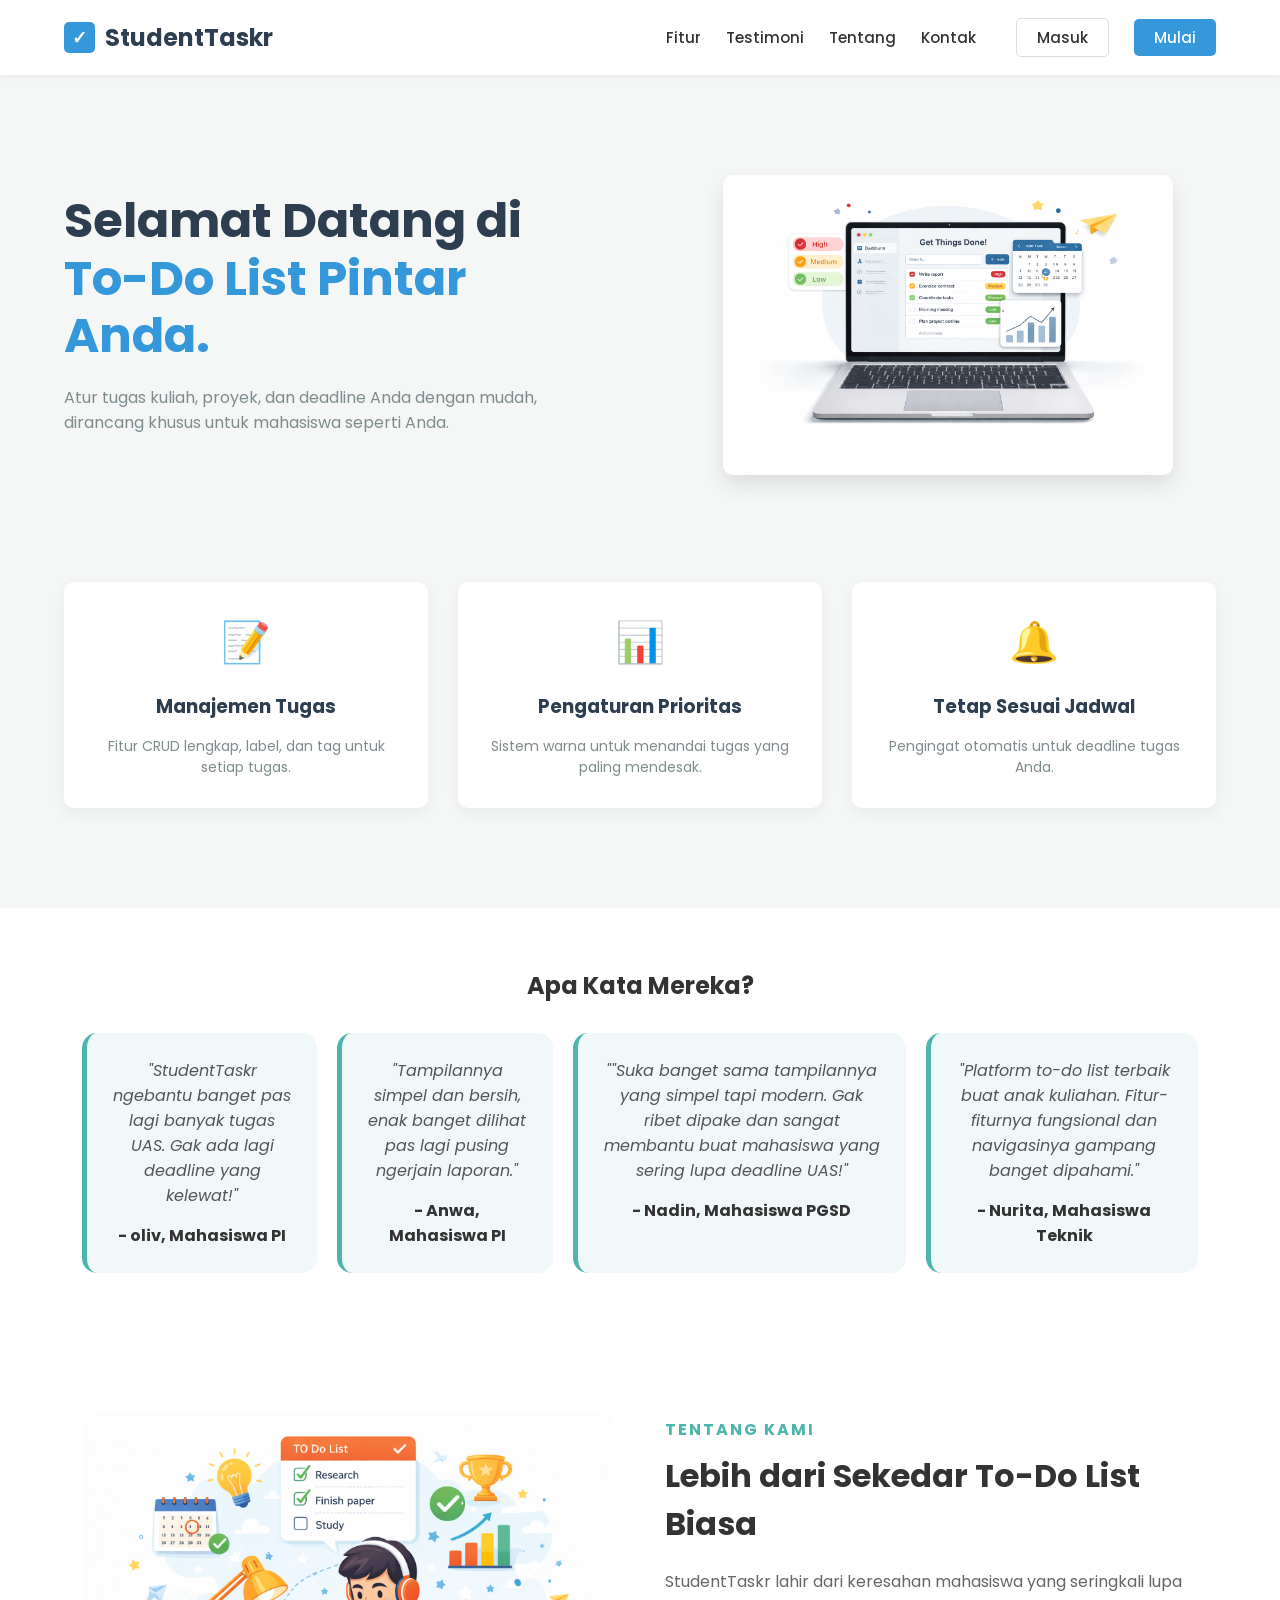
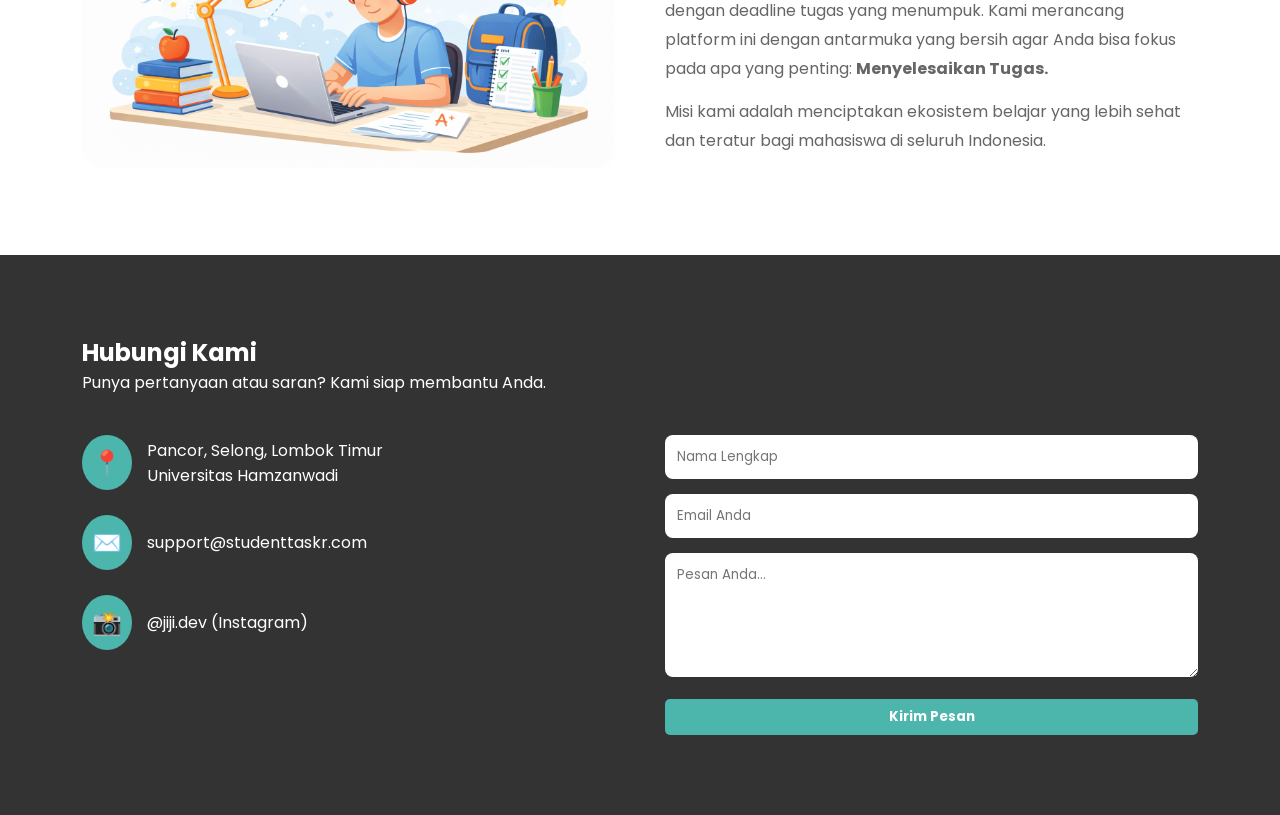
<file: index.html>
<!DOCTYPE html>
<html lang="id">
<head>
    <meta charset="UTF-8">
    <meta name="viewport" content="width=device-width, initial-scale=1.0">
    <title>StudentTaskr - Landing Page</title>
    <link rel="stylesheet" href="style.css">
    <link href="https://fonts.googleapis.com/css2?family=Poppins:wght@400;500;600;700&display=swap" rel="stylesheet">
</head>
<body class="card-testimoni">

    <header>
        <div class="container navbar">
            <div class="logo">
                <span class="icon-check">✓</span> StudentTaskr
            </div>
            <nav>
                <ul class="">
                    <li><a href="#features">Fitur</a></li>
                    <li><a href="#testimonials">Testimoni</a></li>
                    <li><a href="#about">Tentang</a></li>
                    <li><a href="#contact">Kontak</a></li>
                    <li><a href="login.html" class="btn-login">Masuk</a></li>
                   <li><a href="mulai.html" class="btn-primary">Mulai</a></li>
                </ul>
            </nav>
        </div>
    </header>

    <section class="hero">
        <div class="container hero-wrapper">
            <div class="hero-text">
                <h1>Selamat Datang di<br><span>To-Do List Pintar Anda.</span></h1>
                <p>Atur tugas kuliah, proyek, dan deadline Anda dengan mudah, dirancang khusus untuk mahasiswa seperti Anda.</p>

            </div>
            <div class="hero-image">
                <div class="mockup-placeholder">
                    <img src="image/gambar1.png" alt="Mockup Aplikasi">
                </div>
            </div>
        </div>
    </section>

    <section  id="features" class="features" >
        <div class="container features-wrapper">
            <div class="card">
                <div class="card-icon">📝</div>
                <h3>Manajemen Tugas</h3>
                <p>Fitur CRUD lengkap, label, dan tag untuk setiap tugas.</p>
            </div>
            <div class="card">
                <div class="card-icon">📊</div>
                <h3>Pengaturan Prioritas</h3>
                <p>Sistem warna untuk menandai tugas yang paling mendesak.</p>
            </div>
            <div class="card">
                <div class="card-icon">🔔</div>
                <h3>Tetap Sesuai Jadwal</h3>
                <p>Pengingat otomatis untuk deadline tugas Anda.</p>
            </div>
        </div>
    </section>



    <section id="testimonials" class="testimonials">
    <div class="container">
        <h2 class="title">Apa Kata Mereka?</h2>
        <div class="testimonial-wrapper">
            <div class="testi-card">
                <p>"StudentTaskr ngebantu banget pas lagi banyak tugas UAS. Gak ada lagi deadline yang kelewat!"</p>
                <h4>- oliv, Mahasiswa PI</h4>
            </div>
            <div class="testi-card">
                <p>"Tampilannya simpel dan bersih, enak banget dilihat pas lagi pusing ngerjain laporan."</p>
                <h4>- Anwa, Mahasiswa PI</h4>
            </div>
            <div class="testi-card">
                <p>""Suka banget sama tampilannya yang simpel tapi modern. Gak ribet dipake dan sangat membantu buat mahasiswa yang sering lupa deadline UAS!"</p>
                <h4>- Nadin, Mahasiswa PGSD</h4>
            </div>
            <div class="testi-card">
                <p>"Platform to-do list terbaik buat anak kuliahan. Fitur-fiturnya fungsional dan navigasinya gampang banget dipahami."</p>
                <h4>- Nurita, Mahasiswa Teknik</h4>
            </div>
        </div>
    </div>
</section>

<section id="about" class="about">
    <div class="container about-wrapper">
        <div class="about-image">
            <img src="image/gambar2.png" alt="Tentang Kami">
        </div>
        <div class="about-text">
            <span>TENTANG KAMI</span>
            <h2>Lebih dari Sekedar To-Do List Biasa</h2>
            <p>StudentTaskr lahir dari keresahan mahasiswa yang seringkali lupa dengan deadline tugas yang menumpuk. Kami merancang platform ini dengan antarmuka yang bersih agar Anda bisa fokus pada apa yang penting: <strong>Menyelesaikan Tugas.</strong></p>
            <p>Misi kami adalah menciptakan ekosistem belajar yang lebih sehat dan teratur bagi mahasiswa di seluruh Indonesia.</p>
        </div>
    </div>
</section>


<section id="contact" class="contact">
    <div class="container">
        <h2 class="section-title">Hubungi Kami</h2>
        <p class="section-subtitle">Punya pertanyaan atau saran? Kami siap membantu Anda.</p>
        
        <div class="contact-wrapper">
            <div class="contact-info">
                <div class="info-item">
                    <span>📍</span>
                    <p>Pancor, Selong, Lombok Timur<br>Universitas Hamzanwadi</p>
                </div>
                <div class="info-item">
                    <span>✉️</span>
                    <p>support@studenttaskr.com</p>
                </div>
                <div class="info-item">
                    <span>📸</span>
                    <p>@jiji.dev (Instagram)</p>
                </div>
            </div>

            <form class="contact-form">
                <input type="text" placeholder="Nama Lengkap" required>
                <input type="email" placeholder="Email Anda" required>
                <textarea placeholder="Pesan Anda..." rows="5" required></textarea>
                <button type="submit" class="btn-primary">Kirim Pesan</button>
            </form>
        </div>
    </div>
</section>

</body>
</html>
</file>
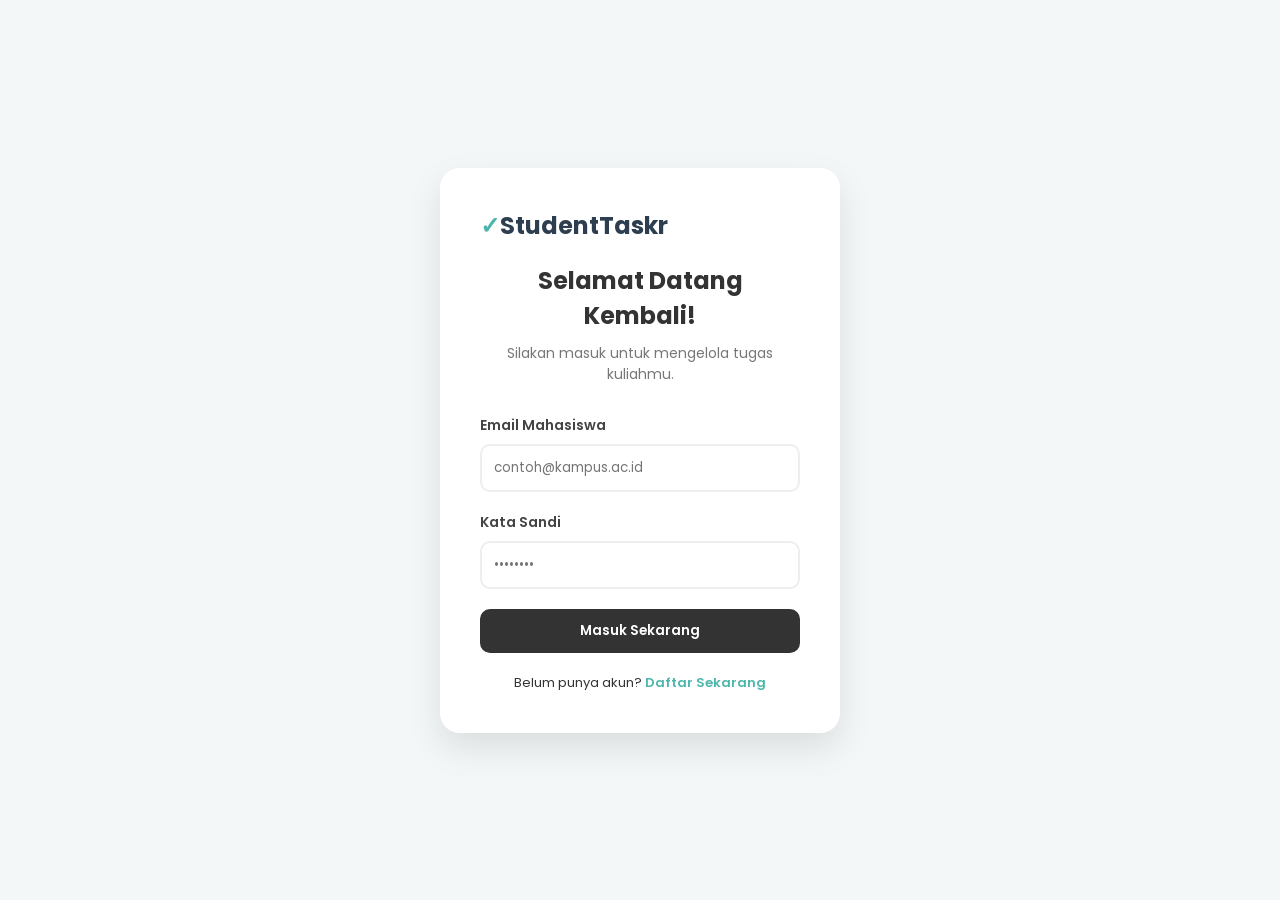
<file: login.html>
<!DOCTYPE html>
<html lang="id">
<head>
    <meta charset="UTF-8">
    <meta name="viewport" content="width=device-width, initial-scale=1.0">
    <title>Login - StudentTaskr</title>
    <link rel="stylesheet" href="style.css">
    <link href="https://fonts.googleapis.com/css2?family=Poppins:wght@400;600&display=swap" rel="stylesheet">
    <style>
        /* Khusus styling halaman login agar terpusat */
        body {
            background-color: #f4f7f8;
            display: flex;
            justify-content: center;
            align-items: center;
            height: 100vh;
            margin: 0;
        }
        .login-container {
            background: #fff;
            padding: 40px;
            border-radius: 20px;
            box-shadow: 0 15px 35px rgba(0,0,0,0.1);
            width: 100%;
            max-width: 400px;
            text-align: center;
        }
        .login-container h2 {
            margin-bottom: 10px;
            color: #333;
        }
        .login-container p {
            color: #777;
            font-size: 14px;
            margin-bottom: 30px;
        }
        .form-group {
            text-align: left;
            margin-bottom: 20px;
        }
        .form-group label {
            display: block;
            margin-bottom: 8px;
            font-size: 14px;
            font-weight: 600;
            color: #444;
        }
        .form-group input {
            width: 100%;
            padding: 12px;
            border: 2px solid #eee;
            border-radius: 10px;
            outline: none;
            transition: 0.3s;
        }
        .form-group input:focus {
            border-color: #4db6ac; /* Warna Tosca */
        }
        .btn-submit {
            width: 100%;
            padding: 12px;
            background-color: #333; /* Warna Hitam Favoritmu */
            color: white;
            border: none;
            border-radius: 10px;
            font-weight: 600;
            cursor: pointer;
            transition: 0.3s;
        }
        .btn-submit:hover {
            background-color: #000;
        }
        .login-footer {
            margin-top: 20px;
            font-size: 13px;
        }
        .login-footer a {
            color: #4db6ac;
            text-decoration: none;
            font-weight: 600;
        }
    </style>
</head>
<body>

    <div class="login-container">
        <div class="logo" style="margin-bottom: 20px; font-weight: bold; font-size: 24px;">
            <span style="color: #4db6ac;">✓</span> StudentTaskr
        </div>
        <h2>Selamat Datang Kembali!</h2>
        <p>Silakan masuk untuk mengelola tugas kuliahmu.</p>

        <form>
            <div class="form-group">
                <label>Email Mahasiswa</label>
                <input type="email" placeholder="contoh@kampus.ac.id" required>
            </div>
            <div class="form-group">
                <label>Kata Sandi</label>
                <input type="password" placeholder="••••••••" required>
            </div>
            <button type="submit" class="btn-submit">Masuk Sekarang</button>
        </form>

        <div class="login-footer">
            Belum punya akun? <a href="#">Daftar Sekarang</a>
        </div>
    </div>

</body>
</html>
</file>
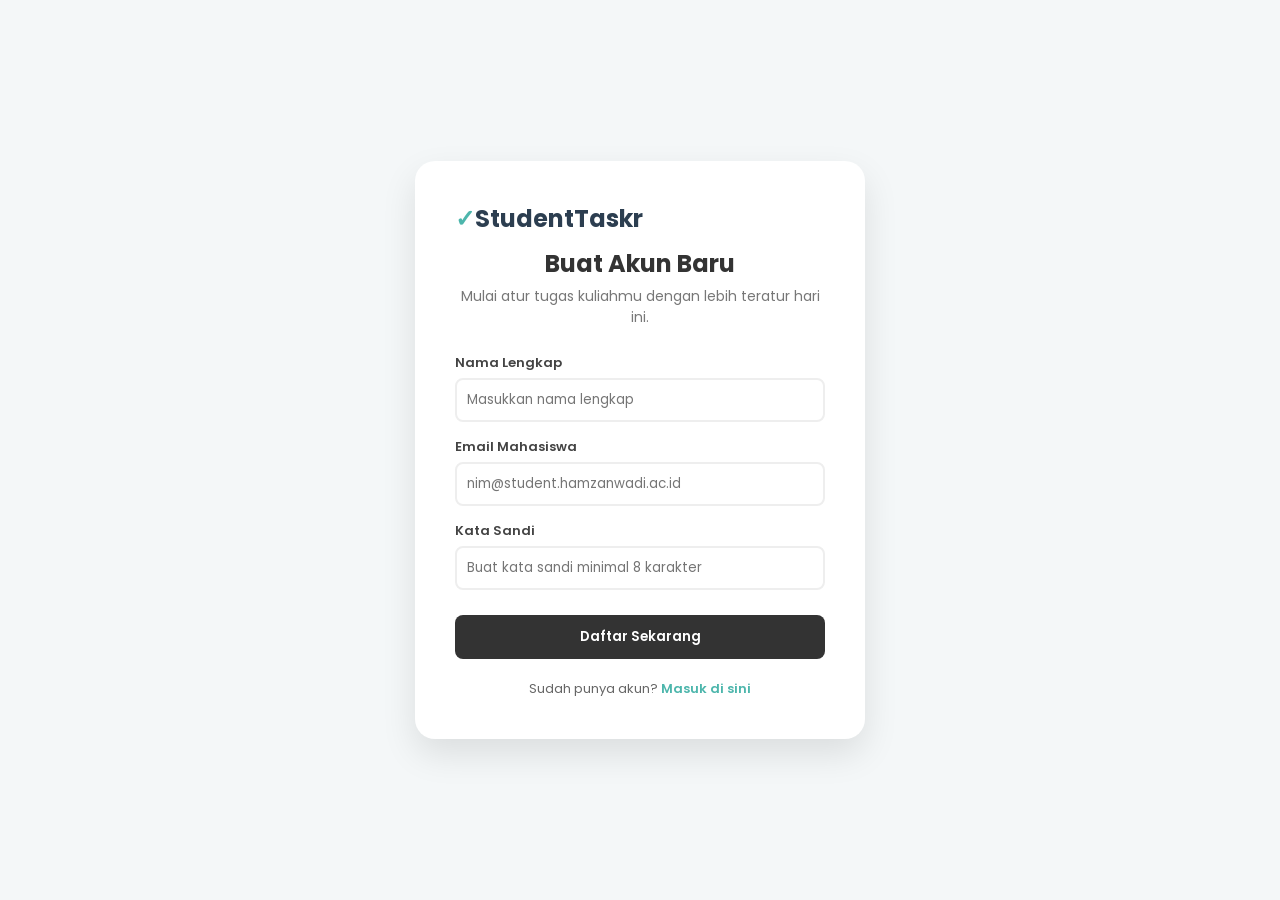
<file: mulai.html>
<!DOCTYPE html>
<html lang="id">
<head>
    <meta charset="UTF-8">
    <meta name="viewport" content="width=device-width, initial-scale=1.0">
    <title>Daftar - StudentTaskr</title>
    <link rel="stylesheet" href="style.css">
    <link href="https://fonts.googleapis.com/css2?family=Poppins:wght@400;600&display=swap" rel="stylesheet">
    <style>
        body {
            background-color: #f4f7f8;
            display: flex;
            justify-content: center;
            align-items: center;
            height: 100vh;
            margin: 0;
            font-family: 'Poppins', sans-serif;
        }
        .register-container {
            background: #fff;
            padding: 40px;
            border-radius: 20px;
            box-shadow: 0 15px 35px rgba(0,0,0,0.1);
            width: 100%;
            max-width: 450px;
            text-align: center;
        }
        .logo { font-weight: bold; font-size: 24px; margin-bottom: 10px; }
        .logo span { color: #4db6ac; }
        
        h2 { color: #333; margin-bottom: 5px; }
        p { color: #777; font-size: 14px; margin-bottom: 25px; }

        .form-group { text-align: left; margin-bottom: 15px; }
        .form-group label { display: block; margin-bottom: 5px; font-size: 13px; font-weight: 600; color: #444; }
        .form-group input { 
            width: 100%; padding: 10px; border: 2px solid #eee; border-radius: 8px; outline: none; transition: 0.3s; 
        }
        .form-group input:focus { border-color: #4db6ac; }

        .btn-register {
            width: 100%; padding: 12px; background-color: #333; color: white;
            border: none; border-radius: 8px; font-weight: 600; cursor: pointer; transition: 0.3s;
            margin-top: 10px;
        }
        .btn-register:hover { background-color: #000; }

        .footer-link { margin-top: 20px; font-size: 13px; color: #666; }
        .footer-link a { color: #4db6ac; text-decoration: none; font-weight: 600; }
    </style>
</head>
<body>

    <div class="register-container">
        <div class="logo"><span>✓</span> StudentTaskr</div>
        <h2>Buat Akun Baru</h2>
        <p>Mulai atur tugas kuliahmu dengan lebih teratur hari ini.</p>

        <form>
            <div class="form-group">
                <label>Nama Lengkap</label>
                <input type="text" placeholder="Masukkan nama lengkap" required>
            </div>
            <div class="form-group">
                <label>Email Mahasiswa</label>
                <input type="email" placeholder="nim@student.hamzanwadi.ac.id" required>
            </div>
            <div class="form-group">
                <label>Kata Sandi</label>
                <input type="password" placeholder="Buat kata sandi minimal 8 karakter" required>
            </div>
            <button type="submit" class="btn-register">Daftar Sekarang</button>
        </form>

        <div class="footer-link">
            Sudah punya akun? <a href="login.html">Masuk di sini</a>
        </div>
    </div>

</body>
</html>
</file>
<file: style.css>
/* --- Reset Dasar --- */
* {
    margin: 0;
    padding: 0;
    box-sizing: border-box;
    font-family: 'Poppins', sans-serif; /* Menggunakan font Poppins */
}

body {
    background-color: #f4f7f6; /* Warna background abu muda */
    color: #333;
}

.container {
    width: 90%;
    max-width: 1200px;
    margin: 0 auto;
}

/* --- Navigasi --- */
header {
    background-color: white;
    padding: 20px 0;
    box-shadow: 0 2px 5px rgba(0,0,0,0.05);
}

.navbar {
    display: flex;
    justify-content: space-between;
    align-items: center;
}

.logo {
    font-size: 24px;
    font-weight: 700;
    color: #2c3e50;
    display: flex;
    align-items: center;
}

.icon-check {
    background-color: #3498db;
    color: white;
    border-radius: 5px;
    padding: 2px 8px;
    margin-right: 10px;
    font-size: 18px;
}

.navbar ul {
    list-style: none;
    display: flex;
    align-items: center;
    gap: 20px;
}

.navbar a {
    text-decoration: none;
    color: #555;
    font-weight: 500;
}

/* Container Navbar */
.navbar nav ul {
    display: flex;
    align-items: center;
    list-style: none;
    gap: 25px; /* Memberikan jarak antar menu teks */
}

/* Styling untuk teks menu */
.navbar nav ul li a {
    text-decoration: none;
    color: #333;
    font-weight: 500;
    font-size: 15px;
    transition: 0.3s;
}

.navbar nav ul li a:hover {
    color: #007bff; /* Berubah warna saat di-hover */
}

/* Jarak khusus untuk tombol agar terpisah dari menu teks */
.btn-login {
    margin-left: 15px;
    padding: 8px 16px;
    text-decoration: none;
    color: #333;
}

.btn-primary {
    padding: 10px 20px;
    background-color: #004a80; /* Sesuaikan dengan warna biru kamu */
    color: white;
    border-radius: 8px;
    text-decoration: none;
    font-weight: 600;
}

.btn-login {
    border: 1px solid #ddd;
    padding: 8px 20px;
    border-radius: 5px;
}

.btn-primary {
    background-color: #3498db;
    color: white !important;
    padding: 8px 20px;
    border-radius: 5px;
}

/* --- Hero Section --- */
.hero {
    padding: 100px 0;
}

.hero-wrapper {
    display: flex;
    justify-content: space-between;
    align-items: center;
    gap: 50px;
}

.hero-text h1 {
    font-size: 48px;
    line-height: 1.2;
    margin-bottom: 20px;
    color: #2c3e50;
}

.hero-text h1 span {
    color: #3498db; /* Warna biru untuk teks penting */
}

.hero-text p {
    color: #7f8c8d;
    margin-bottom: 30px;
    max-width: 500px;
}

.btn-cta {
    display: inline-block;
    background-color: #e67e22; /* Warna orange seperti di desain */
    color: white;
    text-decoration: none;
    padding: 15px 30px;
    border-radius: 8px;
    font-weight: 600;
    transition: background 0.3s;
}

.btn-cta:hover {
    background-color: #d35400;
}

.mockup-placeholder img {
    max-width: 100%;
    border-radius: 10px;
    box-shadow: 0 10px 20px rgba(0,0,0,0.1);
}

/* --- Features Section (Cards) --- */
.features {
    padding-bottom: 100px;
}

.features-wrapper {
    display: flex;
    justify-content: space-between;
    gap: 30px;
}

.card {
    background-color: white;
    padding: 30px;
    border-radius: 10px;
    flex: 1; /* Membagi rata lebar */
    text-align: center;
    box-shadow: 0 5px 15px rgba(0,0,0,0.05);
}

.card-icon {
    font-size: 40px;
    margin-bottom: 20px;
}

.card h3 {
    margin-bottom: 15px;
    color: #2c3e50;
}

.card p {
    color: #7f8c8d;
    font-size: 14px;
}


.hero-image img {
    width: 100%;
    max-width: 450px;

}
.hero-wrapper {
    display: flex;
    align-items: center; /* Agar teks dan gambar sejajar secara vertikal */
    justify-content: space-between;
}

.hero-text {
    flex: 1; /* Memberikan ruang yang cukup untuk teks */
    padding-right: 30px; /* Jarak antara teks dan gambar */
}

.hero-image {
    flex: 1;
    display: flex;
    justify-content: center;
}
/* ... KODE LAMA ANDA YANG SUDAH ADA (Reset, Navigasi, Hero, Features) ... */

/* --- TAMBAHKAN KODE BARU DI BAWAH INI --- */

/* 1. Membuat scroll menjadi halus */
html {
    scroll-behavior: smooth;
}

/* 2. Memberikan jarak agar judul tidak tertutup header saat melompat */
section {
    scroll-margin-top: 100px; 
}

/* 3. Efek Hover untuk Menu Navigasi (Fitur, Harga, Tentang) */
.navbar ul li a:hover {
    color: #3498db;
    transition: 0.3s;
}

/* 4. Efek Hover khusus untuk tombol Login */
.btn-login:hover {
    background-color: #f0f0f0;
    border-color: #3498db;
    color: #3498db !important;
}

/* 5. Efek Hover khusus untuk tombol Mulai */
.btn-primary:hover {
    background-color: #2980b9;
    transform: translateY(-2px);
    box-shadow: 0 4px 8px rgba(0,0,0,0.1);
    transition: 0.3s;
}

/* 6. Pastikan kursor berubah jadi tangan */
.navbar a, .btn-cta {
    cursor: pointer;
}

/* Apa Kata Mereka?*/
.testimonials {
    padding: 60px 20px;
    background-color: #fff;
    text-align: center;
}
.testimonial-wrapper {
    display: flex;
    justify-content: center;
    gap: 20px;
    margin-top: 30px;
}
.testi-card {
    background: #f0f8fa;
    padding: 25px;
    border-radius: 15px;
    max-width: 400px;
    border-left: 5px solid #4db6ac;
}
.testi-card p {
    font-style: italic;
    color: #555;
}
.testi-card h4 {
    margin-top: 15px;
    color: #333;
}


.about {
    padding: 80px 20px;
    background-color: #fff;
}

.about-wrapper {
    display: flex;
    align-items: center;
    gap: 50px;
    flex-wrap: wrap; /* Supaya responsif di HP */
}

.about-text {
    flex: 1;
    min-width: 300px;
}

.about-text span {
    color: #4db6ac;
    font-weight: 700;
    letter-spacing: 2px;
}

.about-text h2 {
    font-size: 32px;
    margin: 10px 0 20px;
    color: #333;
}

.about-text p {
    line-height: 1.8;
    color: #666;
    margin-bottom: 15px;
}

.about-image {
    flex: 1;
    min-width: 300px;
}

.about-image img {
    width: 100%;
    border-radius: 20px;
}

/* Supaya scroll-nya pas */
#about {
    scroll-margin-top: 80px;
}


.contact {
    padding: 80px 20px;
    background-color: #333; /* Warna hitam favoritmu untuk bagian penutup */
    color: white;
}

.contact-wrapper {
    display: flex;
    justify-content: space-between;
    gap: 50px;
    margin-top: 40px;
    flex-wrap: wrap;
}

.contact-info, .contact-form {
    flex: 1;
    min-width: 300px;
}

.info-item {
    display: flex;
    align-items: center;
    gap: 15px;
    margin-bottom: 25px;
}

.info-item span {
    font-size: 24px;
    background: #4db6ac;
    padding: 10px;
    border-radius: 50%;
}

.contact-form input, .contact-form textarea {
    width: 100%;
    padding: 12px;
    margin-bottom: 15px;
    border-radius: 8px;
    border: none;
    outline: none;
}

.contact-form .btn-primary {
    background-color: #4db6ac;
    border: none;
    cursor: pointer;
    width: 100%;
    font-weight: bold;
}

/* Scroll margin */
#contact {
    scroll-margin-top: 80px;
}


/* Kode ini khusus untuk mengatur tampilan di layar HP */
@media (max-width: 768px) {
    /* Ganti '.container-testimoni' dengan nama class pembungkus kotak kamu */
    .container-testimoni { 
        display: flex;
        flex-direction: column; /* Membuat kotak tersusun ke bawah, bukan ke samping */
        align-items: center;
        gap: 20px;
    }

    .card-testimoni { /* Ganti dengan nama class kotak testimoninya */
        width: 90%; /* Supaya kotak lebarnya pas dengan layar HP */
        margin: 0 auto;
    }
}
</file>
